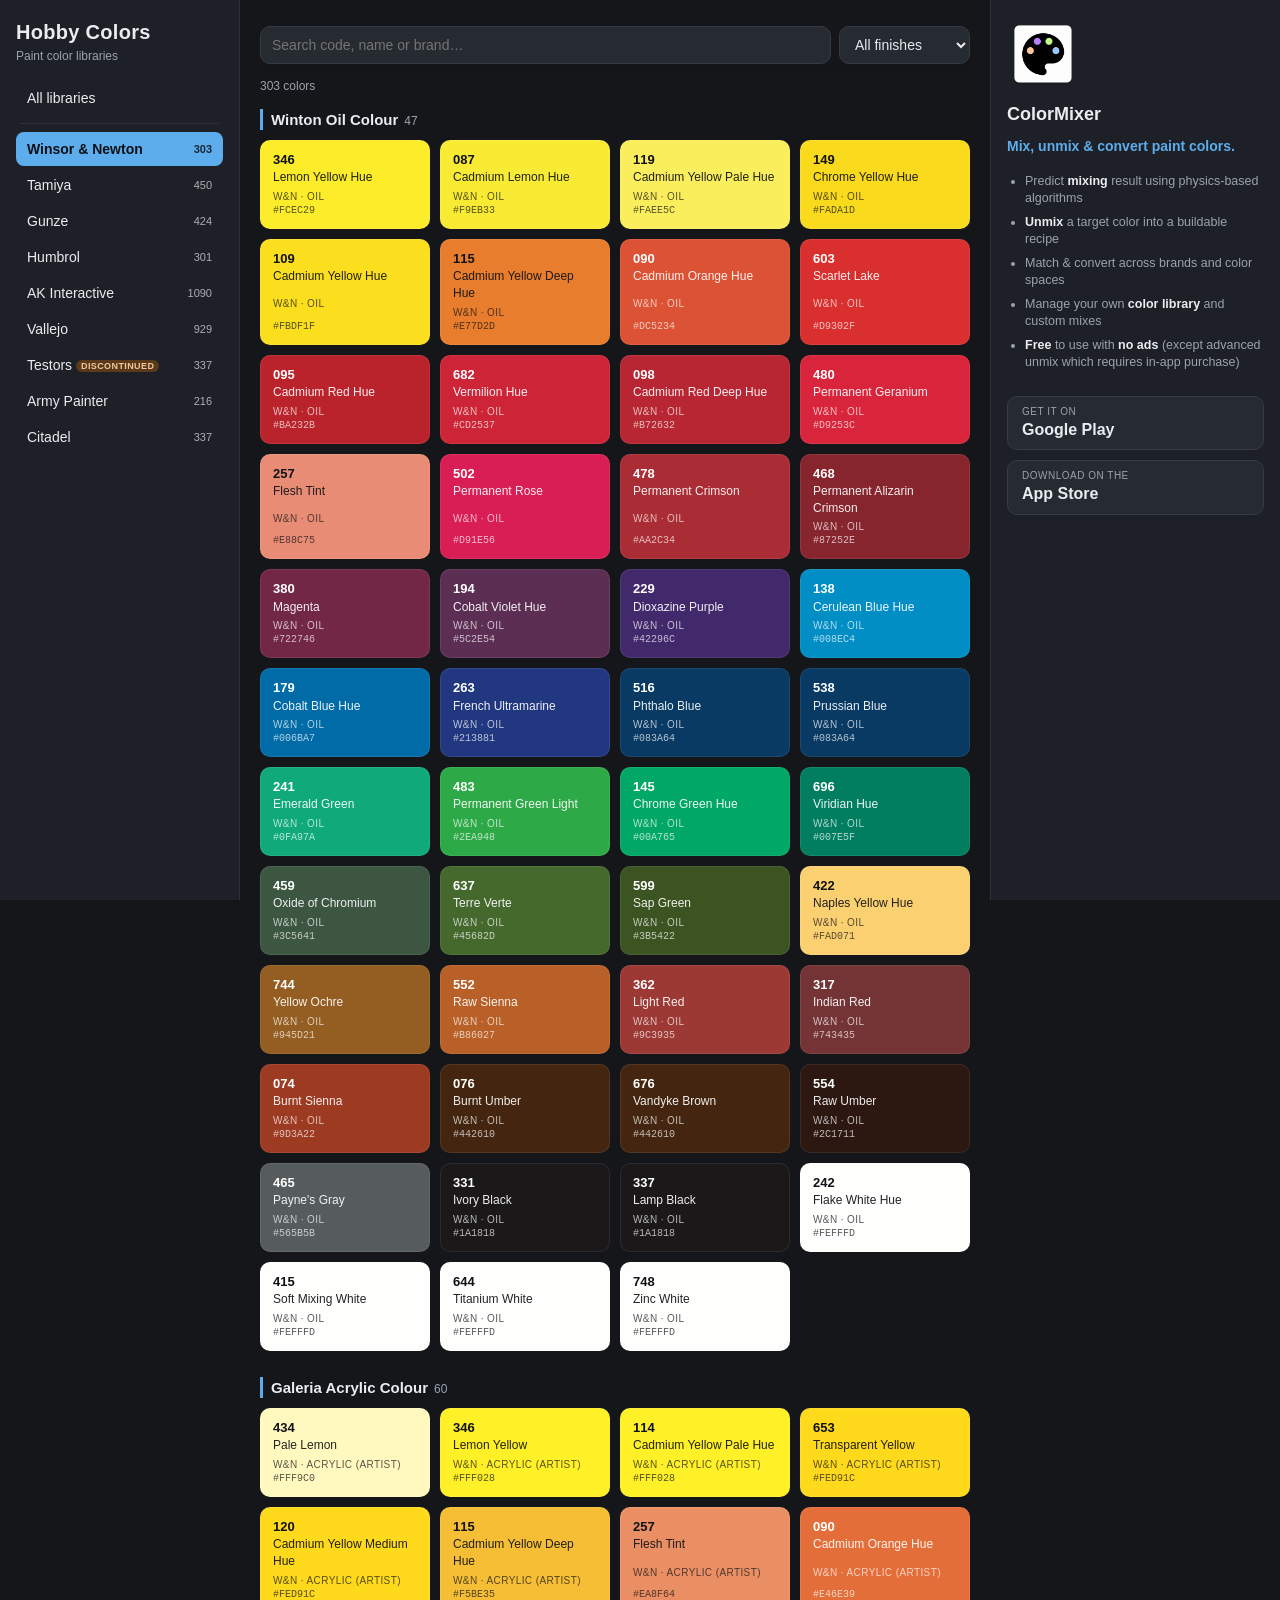
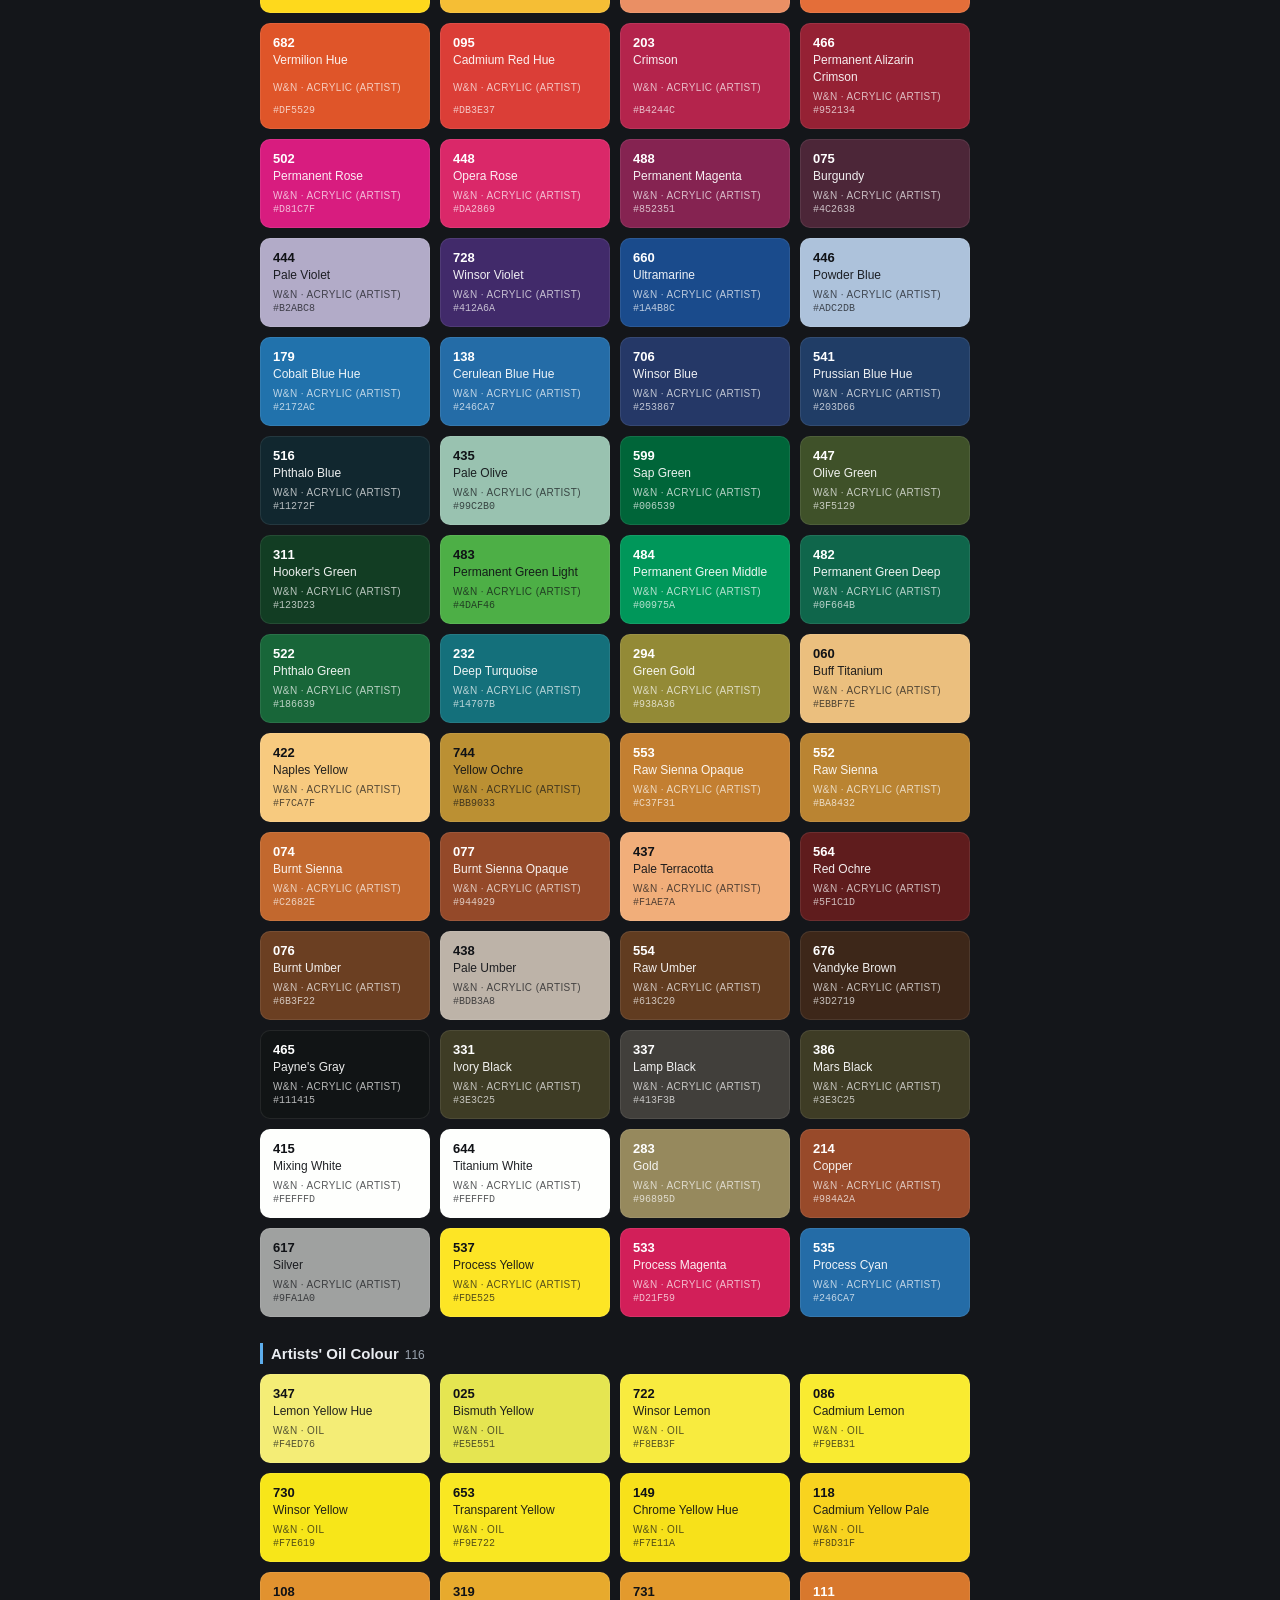
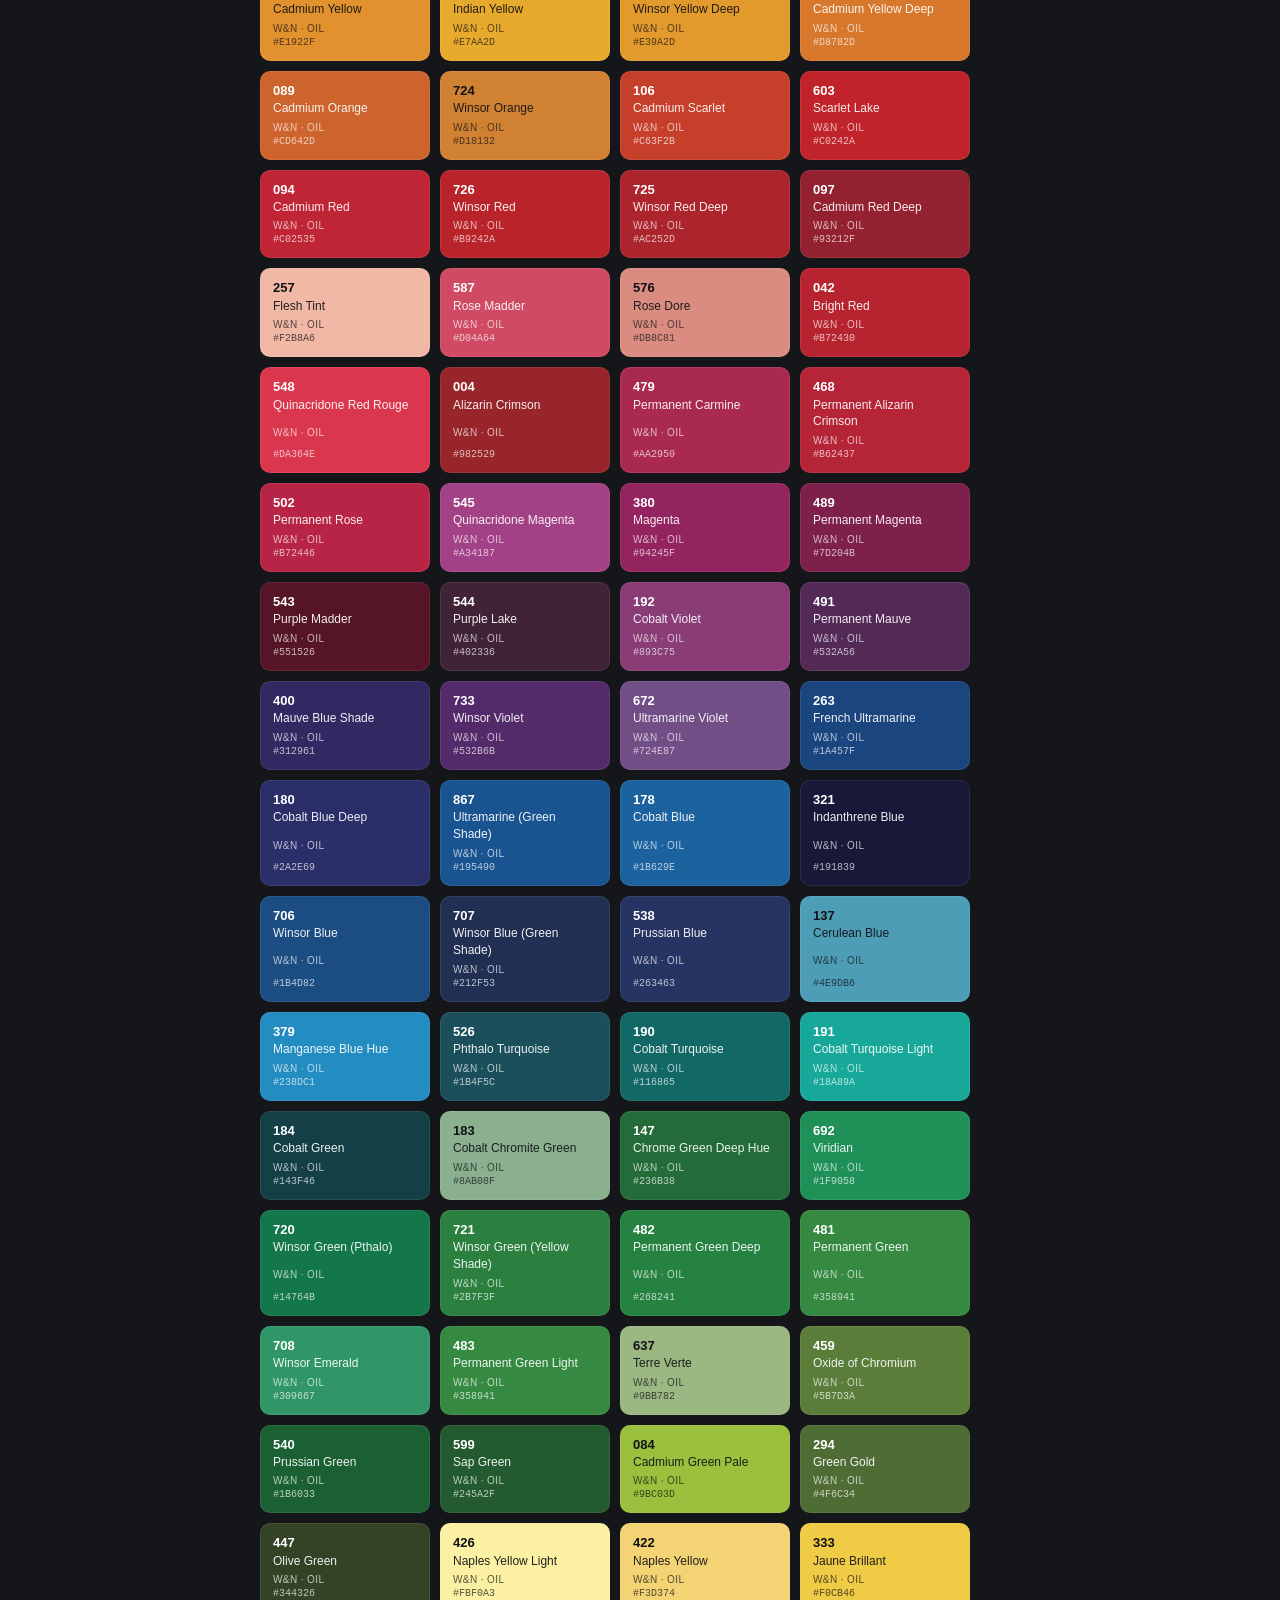
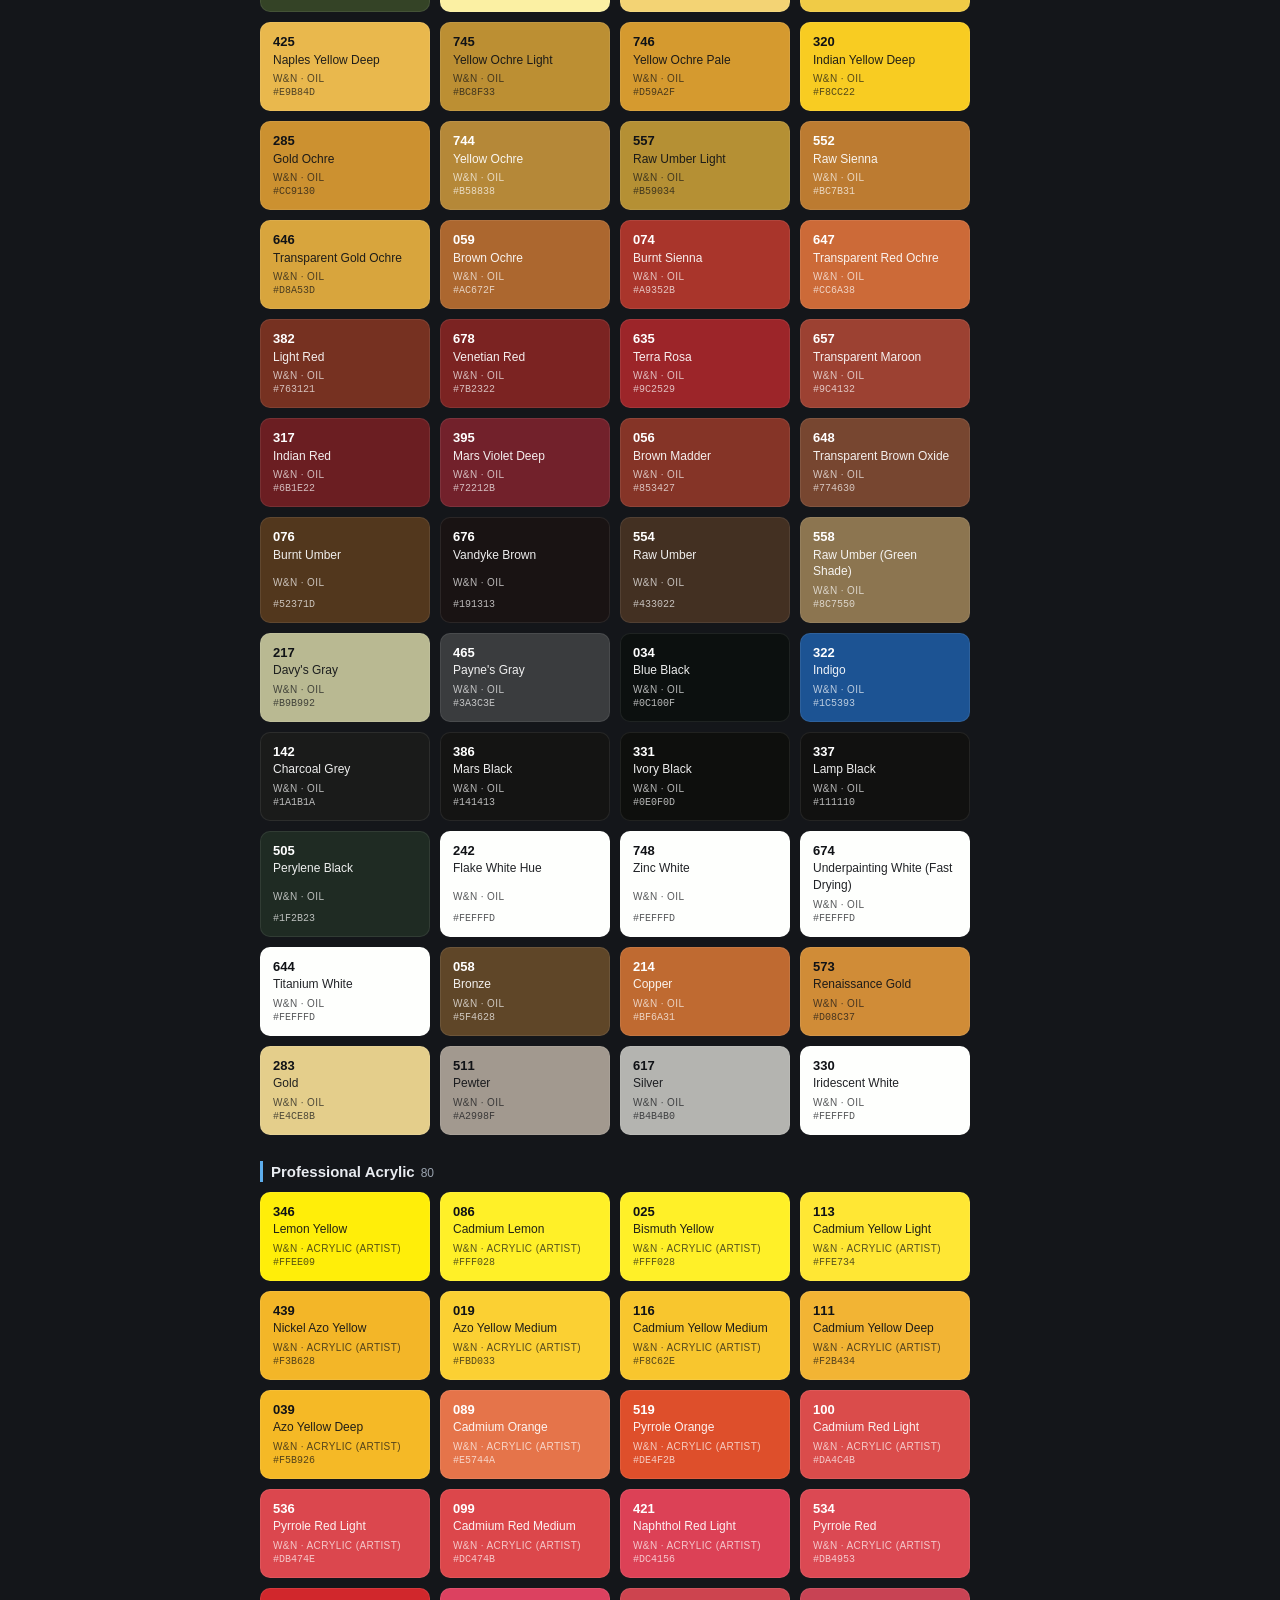
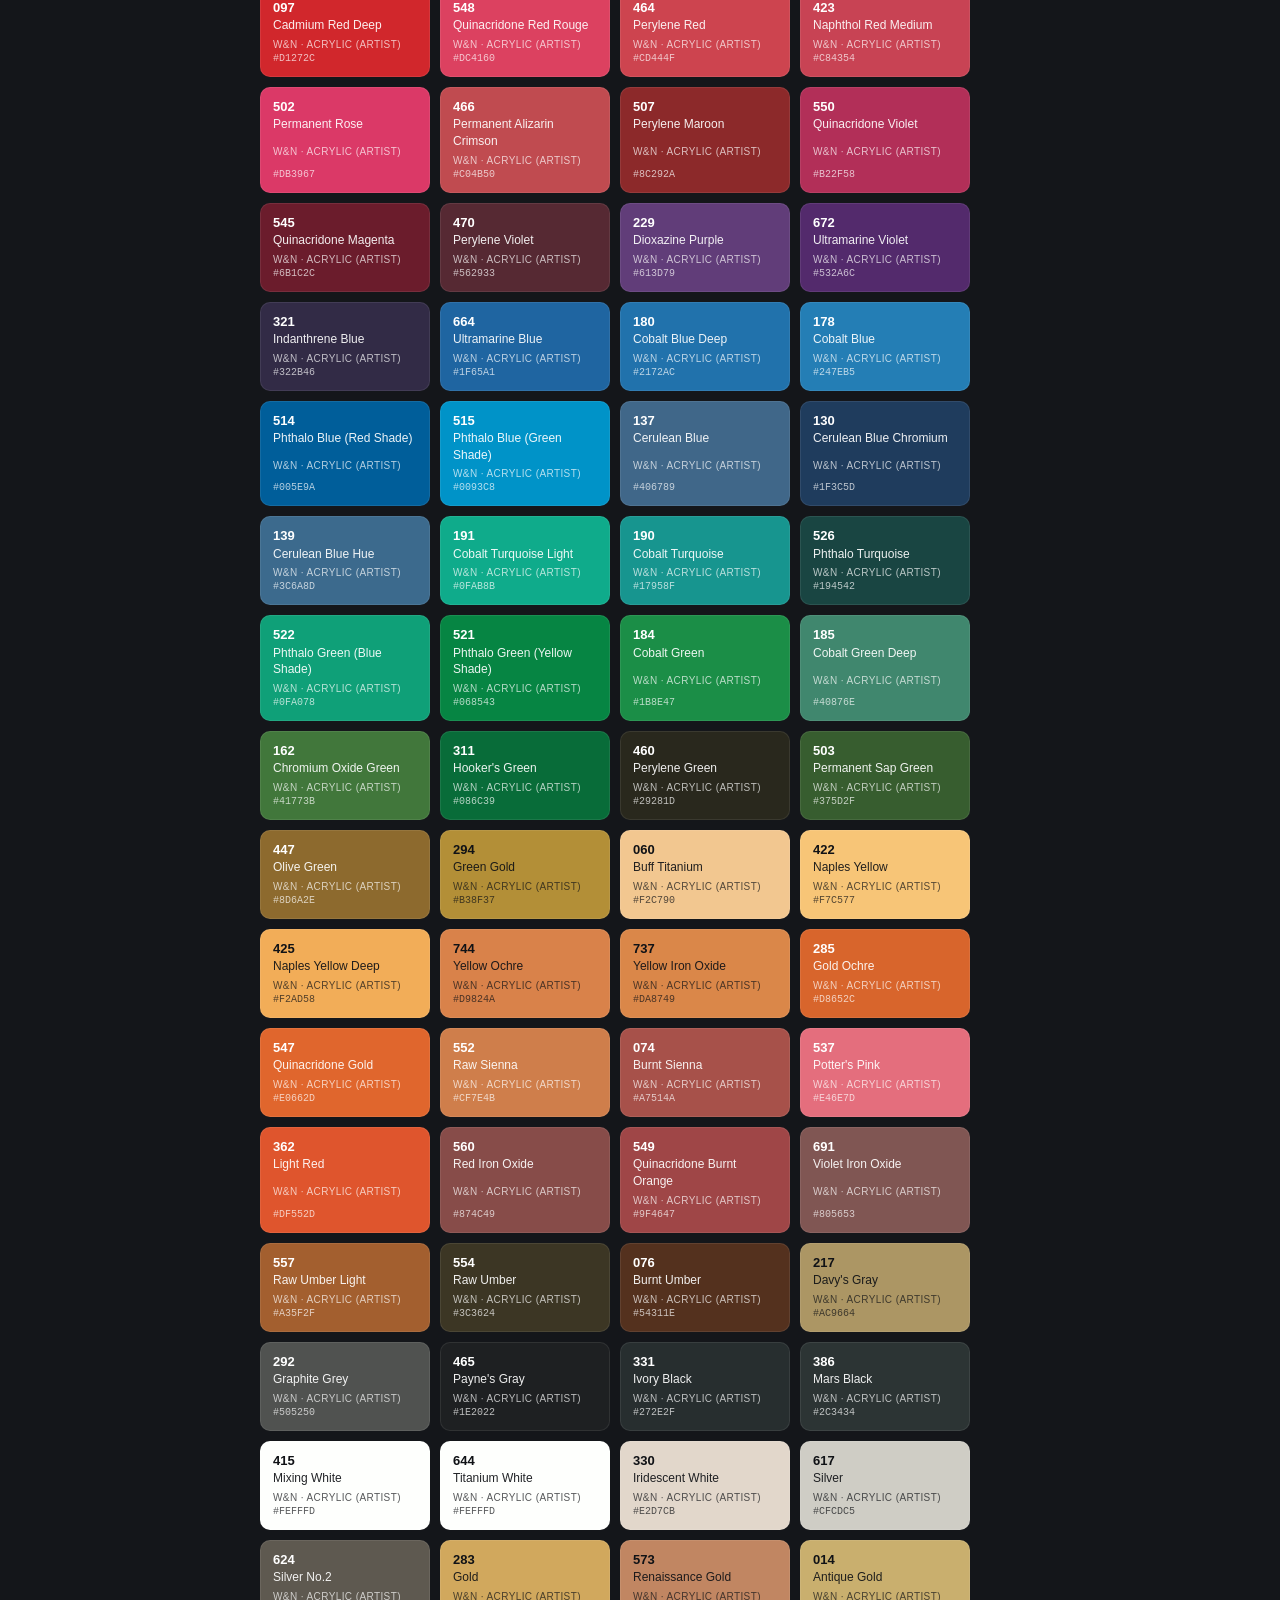
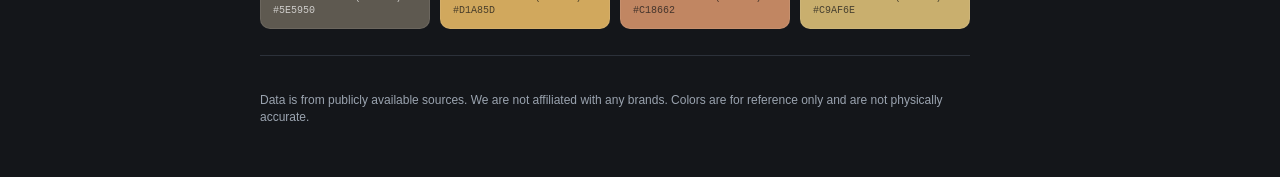
<file: index.html>
<!DOCTYPE html>
<html lang="en">
<head>
  <!-- Google tag (gtag.js) -->
  <script async src="https://www.googletagmanager.com/gtag/js?id=G-FDV5FB4BLY"></script>
  <script>
    window.dataLayer = window.dataLayer || [];
    function gtag(){dataLayer.push(arguments);}
    gtag('js', new Date());

    gtag('config', 'G-FDV5FB4BLY');
  </script>
  <meta charset="utf-8">
  <meta name="viewport" content="width=device-width, initial-scale=1">
  <title>Hobby Colors — paint color libraries</title>
  <meta name="description" content="Browse and search hobby paint color libraries (Tamiya, Gunze, AK, Vallejo, Humbrol, Testors, Winsor &amp; Newton).">
  <link rel="icon" type="image/png" href="colormixer-icon.png">
  <link rel="stylesheet" href="styles.css">
</head>
<body>
  <div class="layout">
    <aside class="sidebar sidebar-left">
      <div class="brand">
        <h1>Hobby Colors</h1>
        <p class="tagline">Paint color libraries</p>
      </div>
      <nav id="library-list" class="library-list" aria-label="Libraries"></nav>
    </aside>

    <main class="content">
      <div class="toolbar">
        <input id="search" type="search" placeholder="Search code, name or brand…" aria-label="Search" autocomplete="off">
        <select id="type" aria-label="Finish / type"></select>
      </div>
      <p id="status" class="status" role="status"></p>
      <div id="results"></div>
      <footer>
        <p>Data is from publicly available sources. We are not affiliated with any brands. Colors are for reference only and are not physically accurate.</p>
      </footer>
    </main>

    <aside class="sidebar sidebar-right">
      <div class="promo">
        <img class="promo-icon" src="colormixer-icon.png" width="72" height="72" alt="ColorMixer app icon">
        <h2>ColorMixer</h2>
        <p class="promo-lead">Mix, unmix &amp; convert paint colors.</p>
        <ul class="promo-features">
          <li>Predict <strong>mixing</strong> result using physics-based algorithms</li>
          <li><strong>Unmix</strong> a target color into a buildable recipe</li>
          <li>Match &amp; convert across brands and color spaces</li>
          <li>Manage your own <strong>color library</strong> and custom mixes</li>
          <li><strong>Free</strong> to use with <strong>no ads</strong> (except advanced unmix which requires in-app purchase)</li>
        </ul>
        <a class="store-btn" href="https://play.google.com/store/apps/details?id=com.ideamats.colormixer" target="_blank" rel="noopener">
          <span class="store-sub">Get it on</span>
          <span class="store-name">Google Play</span>
        </a>
        <a class="store-btn" href="https://apps.apple.com/au/app/colormixer-mix-unmix-convert/id1398134243" target="_blank" rel="noopener">
          <span class="store-sub">Download on the</span>
          <span class="store-name">App Store</span>
        </a>
      </div>
    </aside>
  </div>

  <script src="app.js"></script>
</body>
</html>
</file>
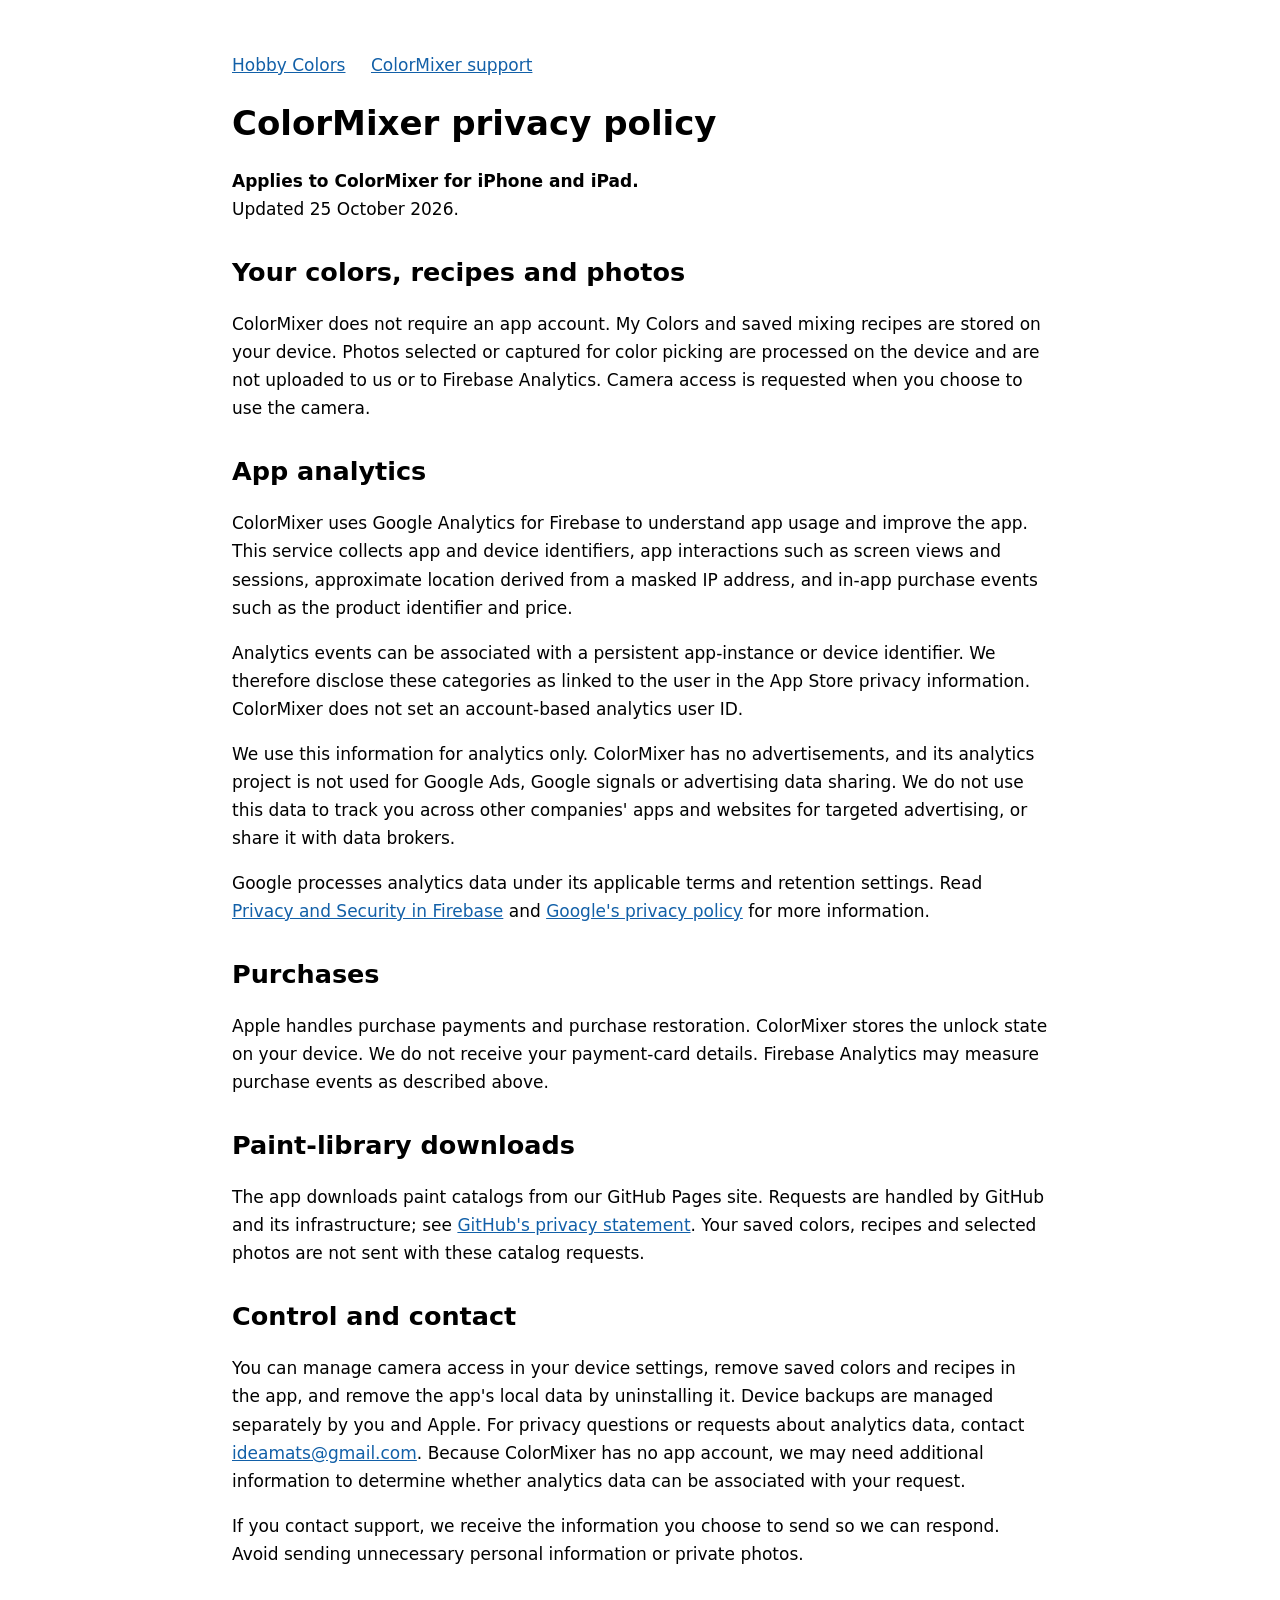
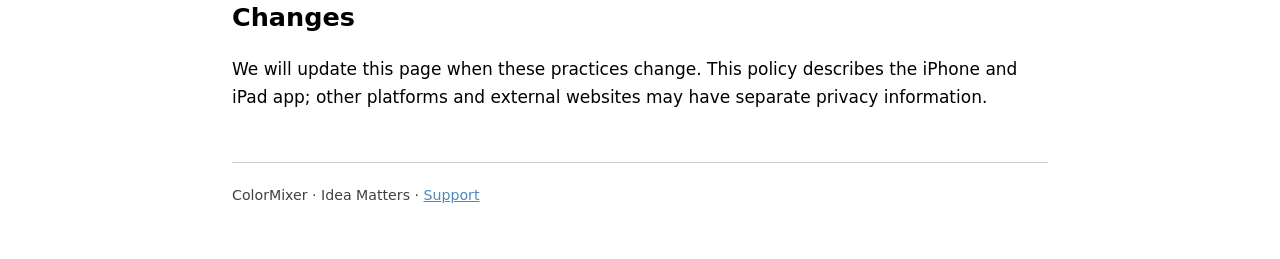
<file: privacy-ios.html>
<!doctype html>
<html lang="en">
<meta charset="utf-8">
<meta name="viewport" content="width=device-width, initial-scale=1">
<title>ColorMixer for iPhone and iPad — Privacy Policy</title>
<style>
:root{color-scheme:light dark;font:17px/1.65 system-ui,sans-serif}body{max-width:48rem;margin:3rem auto;padding:0 1.5rem}a{color:light-dark(#1260a8,#84c6ff)}h1,h2{line-height:1.25}h2{margin-top:2rem}nav{display:flex;gap:1.5rem;flex-wrap:wrap}footer{margin-top:3rem;border-top:1px solid #8886;padding-top:1rem}small{opacity:.75}
</style>
<nav><a href="./">Hobby Colors</a><a href="support.html">ColorMixer support</a></nav>
<main>
<h1>ColorMixer privacy policy</h1>
<p><strong>Applies to ColorMixer for iPhone and iPad.</strong><br>Updated 25 October 2026.</p>
<h2>Your colors, recipes and photos</h2>
<p>ColorMixer does not require an app account. My Colors and saved mixing recipes are stored on your device. Photos selected or captured for color picking are processed on the device and are not uploaded to us or to Firebase Analytics. Camera access is requested when you choose to use the camera.</p>
<h2>App analytics</h2>
<p>ColorMixer uses Google Analytics for Firebase to understand app usage and improve the app. This service collects app and device identifiers, app interactions such as screen views and sessions, approximate location derived from a masked IP address, and in-app purchase events such as the product identifier and price.</p>
<p>Analytics events can be associated with a persistent app-instance or device identifier. We therefore disclose these categories as linked to the user in the App Store privacy information. ColorMixer does not set an account-based analytics user ID.</p>
<p>We use this information for analytics only. ColorMixer has no advertisements, and its analytics project is not used for Google Ads, Google signals or advertising data sharing. We do not use this data to track you across other companies' apps and websites for targeted advertising, or share it with data brokers.</p>
<p>Google processes analytics data under its applicable terms and retention settings. Read <a href="https://firebase.google.com/support/privacy">Privacy and Security in Firebase</a> and <a href="https://policies.google.com/privacy">Google's privacy policy</a> for more information.</p>
<h2>Purchases</h2>
<p>Apple handles purchase payments and purchase restoration. ColorMixer stores the unlock state on your device. We do not receive your payment-card details. Firebase Analytics may measure purchase events as described above.</p>
<h2>Paint-library downloads</h2>
<p>The app downloads paint catalogs from our GitHub Pages site. Requests are handled by GitHub and its infrastructure; see <a href="https://docs.github.com/en/site-policy/privacy-policies/github-general-privacy-statement">GitHub's privacy statement</a>. Your saved colors, recipes and selected photos are not sent with these catalog requests.</p>
<h2>Control and contact</h2>
<p>You can manage camera access in your device settings, remove saved colors and recipes in the app, and remove the app's local data by uninstalling it. Device backups are managed separately by you and Apple. For privacy questions or requests about analytics data, contact <a href="mailto:ideamats@gmail.com">ideamats@gmail.com</a>. Because ColorMixer has no app account, we may need additional information to determine whether analytics data can be associated with your request.</p>
<p>If you contact support, we receive the information you choose to send so we can respond. Avoid sending unnecessary personal information or private photos.</p>
<h2>Changes</h2>
<p>We will update this page when these practices change. This policy describes the iPhone and iPad app; other platforms and external websites may have separate privacy information.</p>
</main>
<footer><small>ColorMixer · Idea Matters · <a href="support.html">Support</a></small></footer>
</html>
</file>
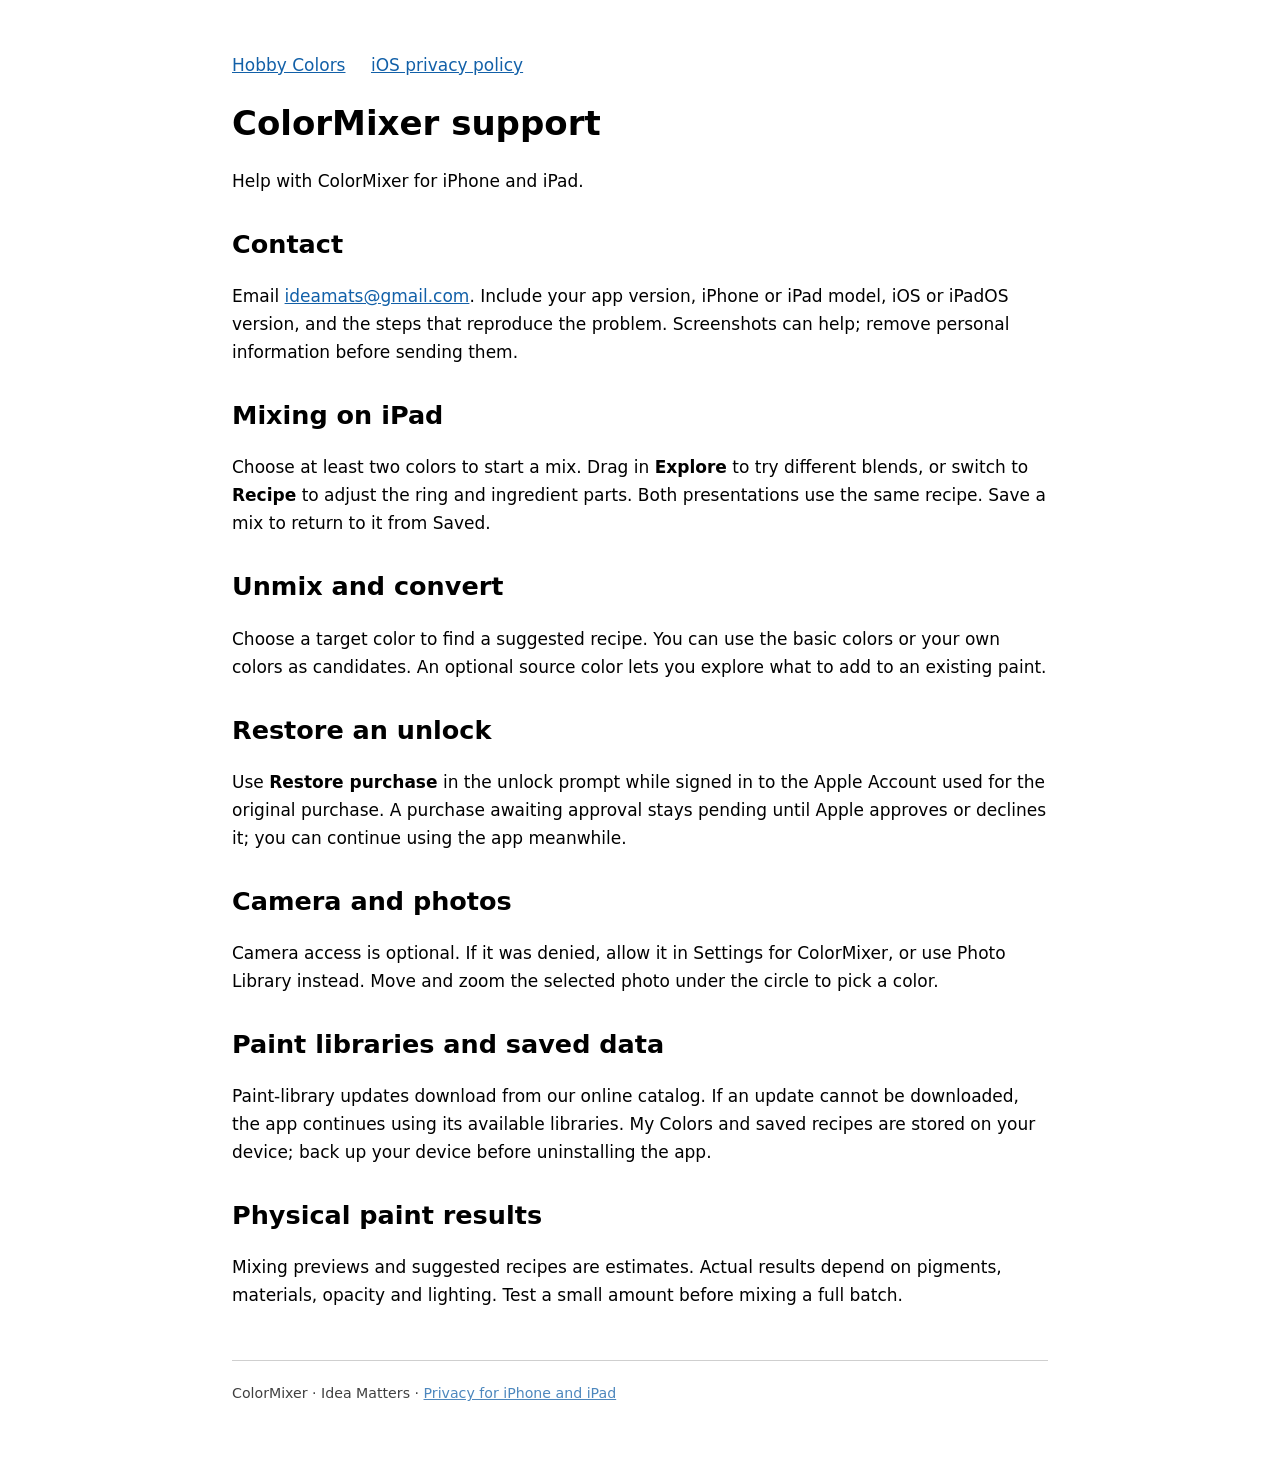
<file: support.html>
<!doctype html>
<html lang="en">
<meta charset="utf-8">
<meta name="viewport" content="width=device-width, initial-scale=1">
<title>ColorMixer for iPhone and iPad — Support</title>
<style>
:root{color-scheme:light dark;font:17px/1.65 system-ui,sans-serif}body{max-width:48rem;margin:3rem auto;padding:0 1.5rem}a{color:light-dark(#1260a8,#84c6ff)}h1,h2{line-height:1.25}h2{margin-top:2rem}nav{display:flex;gap:1.5rem;flex-wrap:wrap}footer{margin-top:3rem;border-top:1px solid #8886;padding-top:1rem}small{opacity:.75}
</style>
<nav><a href="./">Hobby Colors</a><a href="privacy-ios.html">iOS privacy policy</a></nav>
<main>
<h1>ColorMixer support</h1>
<p>Help with ColorMixer for iPhone and iPad.</p>
<h2>Contact</h2>
<p>Email <a href="mailto:ideamats@gmail.com">ideamats@gmail.com</a>. Include your app version, iPhone or iPad model, iOS or iPadOS version, and the steps that reproduce the problem. Screenshots can help; remove personal information before sending them.</p>
<h2>Mixing on iPad</h2>
<p>Choose at least two colors to start a mix. Drag in <strong>Explore</strong> to try different blends, or switch to <strong>Recipe</strong> to adjust the ring and ingredient parts. Both presentations use the same recipe. Save a mix to return to it from Saved.</p>
<h2>Unmix and convert</h2>
<p>Choose a target color to find a suggested recipe. You can use the basic colors or your own colors as candidates. An optional source color lets you explore what to add to an existing paint.</p>
<h2>Restore an unlock</h2>
<p>Use <strong>Restore purchase</strong> in the unlock prompt while signed in to the Apple Account used for the original purchase. A purchase awaiting approval stays pending until Apple approves or declines it; you can continue using the app meanwhile.</p>
<h2>Camera and photos</h2>
<p>Camera access is optional. If it was denied, allow it in Settings for ColorMixer, or use Photo Library instead. Move and zoom the selected photo under the circle to pick a color.</p>
<h2>Paint libraries and saved data</h2>
<p>Paint-library updates download from our online catalog. If an update cannot be downloaded, the app continues using its available libraries. My Colors and saved recipes are stored on your device; back up your device before uninstalling the app.</p>
<h2>Physical paint results</h2>
<p>Mixing previews and suggested recipes are estimates. Actual results depend on pigments, materials, opacity and lighting. Test a small amount before mixing a full batch.</p>
</main>
<footer><small>ColorMixer · Idea Matters · <a href="privacy-ios.html">Privacy for iPhone and iPad</a></small></footer>
</html>
</file>
<file: styles.css>
:root {
  --bg: #14161a;
  --panel: #1d2026;
  --panel-2: #262a31;
  --fg: #e9ecf1;
  --muted: #9aa3af;
  --accent: #5dadec;
  --radius: 10px;
  --left-w: 240px;
  --right-w: 290px;
}

* { box-sizing: border-box; }

body {
  margin: 0;
  font-family: -apple-system, BlinkMacSystemFont, "Segoe UI", Roboto, Helvetica, Arial, sans-serif;
  background: var(--bg);
  color: var(--fg);
  line-height: 1.4;
}

.layout {
  display: grid;
  grid-template-columns: var(--left-w) minmax(0, 1fr) var(--right-w);
  align-items: start;
  gap: 0;
  max-width: 1500px;
  margin: 0 auto;
}

/* --- Sidebars (sticky, full height) --- */
.sidebar {
  position: sticky;
  top: 0;
  height: 100vh;
  overflow-y: auto;
  padding: 18px 16px;
  background: var(--panel);
}
.sidebar-left { border-right: 1px solid #2c313a; }
.sidebar-right { border-left: 1px solid #2c313a; }

.brand h1 { margin: 0; font-size: 20px; letter-spacing: 0.3px; }
.brand .tagline { margin: 2px 0 16px; color: var(--muted); font-size: 12px; }

/* --- Library list --- */
.library-list { display: flex; flex-direction: column; gap: 2px; }
.lib-item {
  display: flex;
  justify-content: space-between;
  align-items: center;
  gap: 8px;
  width: 100%;
  text-align: left;
  background: transparent;
  color: var(--fg);
  border: 0;
  border-radius: 8px;
  padding: 9px 11px;
  font-size: 14px;
  cursor: pointer;
}
.lib-item:hover { background: var(--panel-2); }
.lib-item.active { background: var(--accent); color: #0d1116; font-weight: 600; }
.lib-badge {
  display: inline-block;
  font-size: 9px;
  font-weight: 600;
  text-transform: uppercase;
  letter-spacing: 0.4px;
  padding: 1px 5px;
  border-radius: 6px;
  background: #5a3a1a;
  color: #f0c79a;
  vertical-align: middle;
}
.lib-item.active .lib-badge { background: rgba(0,0,0,0.25); color: #2a1c0a; }
.lib-item .lib-count { font-size: 11px; opacity: 0.7; }
.lib-item.active .lib-count { opacity: 0.85; }
.lib-sep { height: 1px; background: #2c313a; margin: 6px 4px; }

/* --- Center content --- */
.content { padding: 16px 20px 40px; min-width: 0; }

.toolbar {
  position: sticky;
  top: 0;
  z-index: 5;
  display: flex;
  gap: 8px;
  padding: 10px 0;
  margin-bottom: 4px;
  background: linear-gradient(var(--bg) 78%, rgba(20,22,26,0));
}
.toolbar input,
.toolbar select {
  background: var(--panel-2);
  color: var(--fg);
  border: 1px solid #353b45;
  border-radius: var(--radius);
  padding: 9px 11px;
  font-size: 14px;
}
.toolbar input { flex: 1 1 auto; min-width: 0; }
.toolbar select { flex: 0 0 auto; }
.toolbar input:focus,
.toolbar select:focus { outline: 2px solid var(--accent); outline-offset: 0; }

.status { margin: 0 0 14px; color: var(--muted); font-size: 12px; min-height: 1em; }

.group { margin-bottom: 26px; }
.group h2 {
  font-size: 15px;
  margin: 0 0 10px;
  color: var(--fg);
  border-left: 3px solid var(--accent);
  padding-left: 8px;
}
.group .count { color: var(--muted); font-weight: normal; font-size: 12px; margin-left: 6px; }

.grid {
  display: grid;
  grid-template-columns: repeat(auto-fill, minmax(150px, 1fr));
  gap: 10px;
}

.swatch {
  border-radius: var(--radius);
  padding: 10px 12px;
  min-height: 70px;
  display: flex;
  flex-direction: column;
  justify-content: space-between;
  border: 1px solid rgba(255,255,255,0.08);
  overflow: hidden;
}
.swatch .code { font-weight: 700; font-size: 13px; }
.swatch .name { font-size: 12px; opacity: 0.92; }
.swatch .meta { font-size: 10px; opacity: 0.7; margin-top: 4px; text-transform: uppercase; letter-spacing: 0.4px; }
.swatch .hex { font-size: 10px; opacity: 0.7; font-family: ui-monospace, "SF Mono", Menlo, Consolas, monospace; }

.empty { color: var(--muted); padding: 40px 0; text-align: center; }

footer { padding: 24px 0 0; color: var(--muted); font-size: 12px; border-top: 1px solid #2c313a; margin-top: 24px; }

/* --- App promo (right) --- */
.promo { display: flex; flex-direction: column; gap: 10px; }
.promo-icon { width: 72px; height: 72px; border-radius: 16px; display: block; }
.promo h2 { margin: 2px 0 0; font-size: 18px; }
.promo-lead { margin: 0; color: var(--accent); font-weight: 600; font-size: 14px; }
.promo-features { margin: 6px 0 8px; padding-left: 18px; color: var(--muted); font-size: 12.5px; }
.promo-features li { margin-bottom: 6px; }
.promo-features strong { color: var(--fg); }

.store-btn {
  display: flex;
  flex-direction: column;
  text-decoration: none;
  color: var(--fg);
  background: var(--panel-2);
  border: 1px solid #353b45;
  border-radius: var(--radius);
  padding: 8px 14px;
}
.store-btn:hover { border-color: var(--accent); }
.store-btn .store-sub { font-size: 10px; color: var(--muted); text-transform: uppercase; letter-spacing: 0.5px; }
.store-btn .store-name { font-size: 16px; font-weight: 600; }

/* --- Responsive: stack columns --- */
@media (max-width: 980px) {
  .layout { grid-template-columns: 1fr; }
  .sidebar {
    position: static;
    height: auto;
    border: 0;
    border-bottom: 1px solid #2c313a;
  }
  .library-list { flex-direction: row; flex-wrap: wrap; }
  .lib-item { width: auto; }
  .lib-item .lib-count { display: none; }
  .lib-sep { display: none; }
  .sidebar-right { order: 3; }
  .promo { flex-direction: row; flex-wrap: wrap; align-items: center; }
  .promo-features { display: none; }
  .store-btn { flex: 0 0 auto; }
}
</file>
